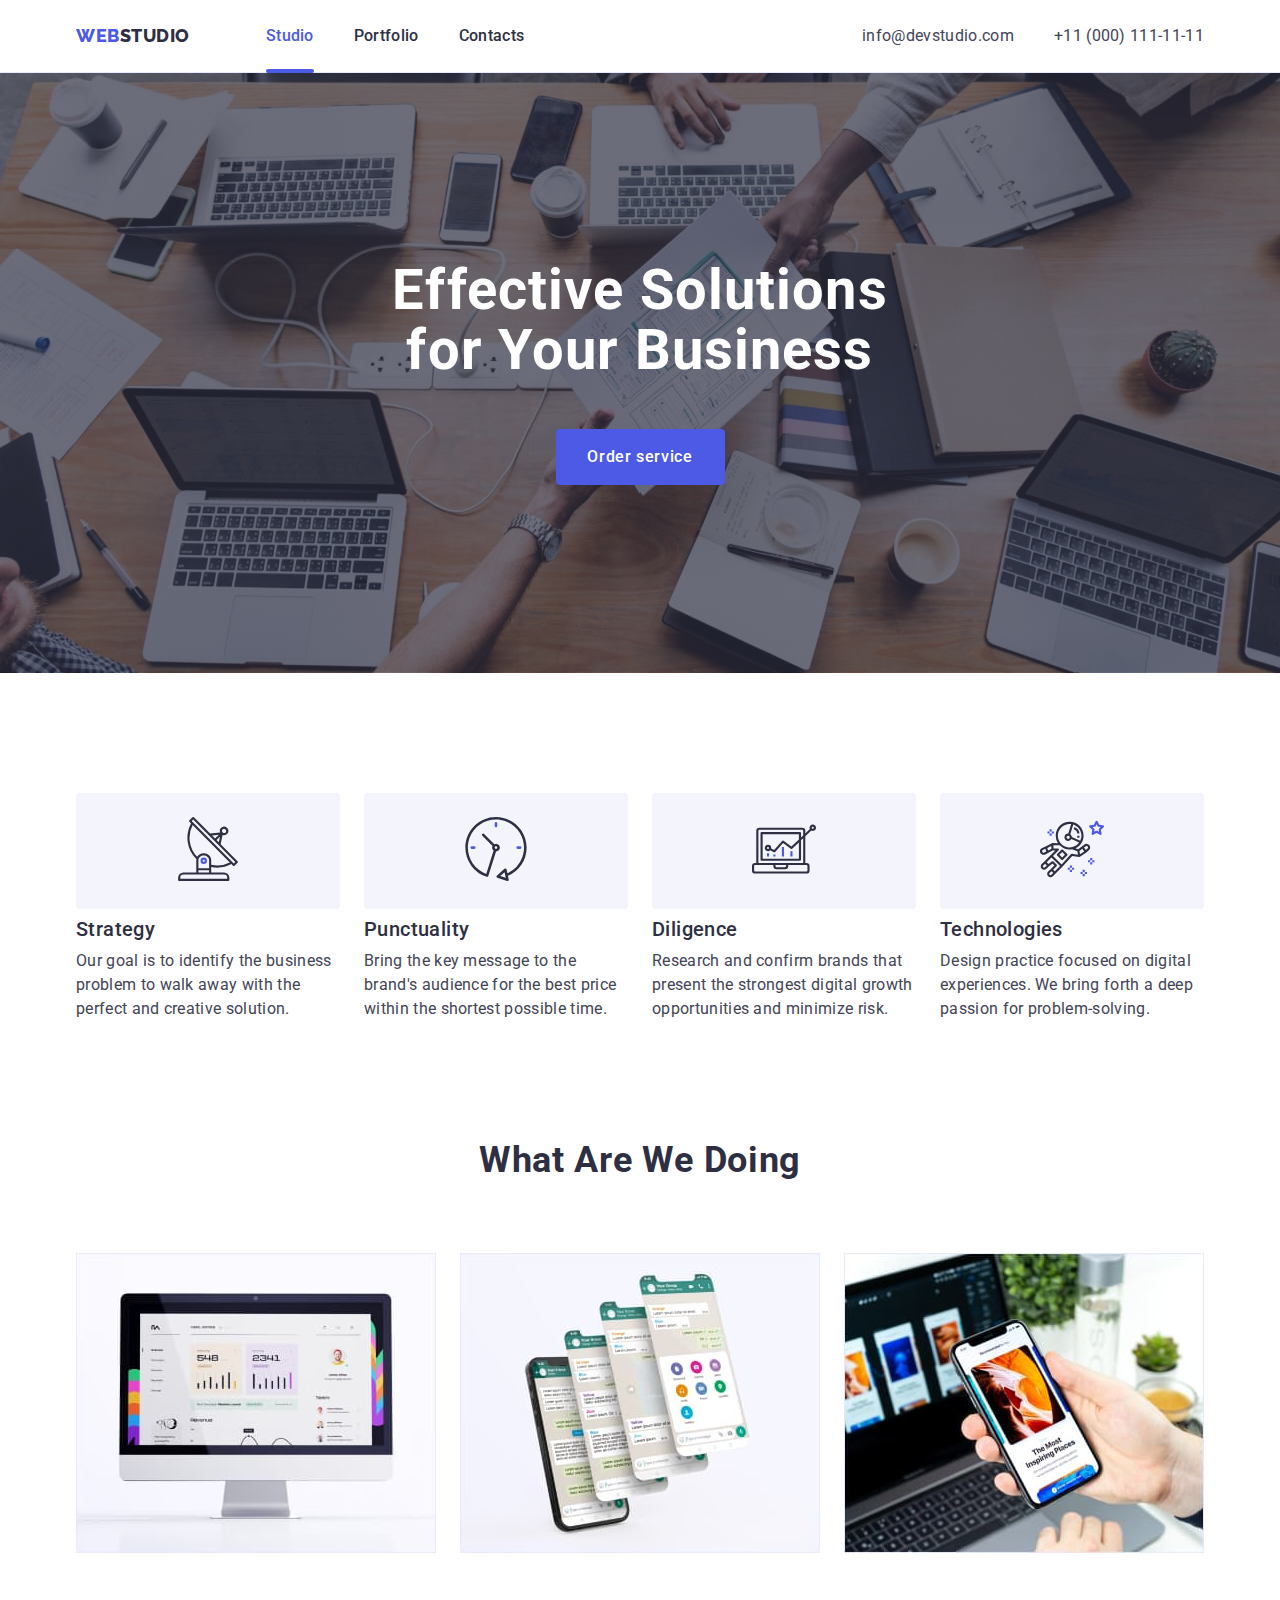
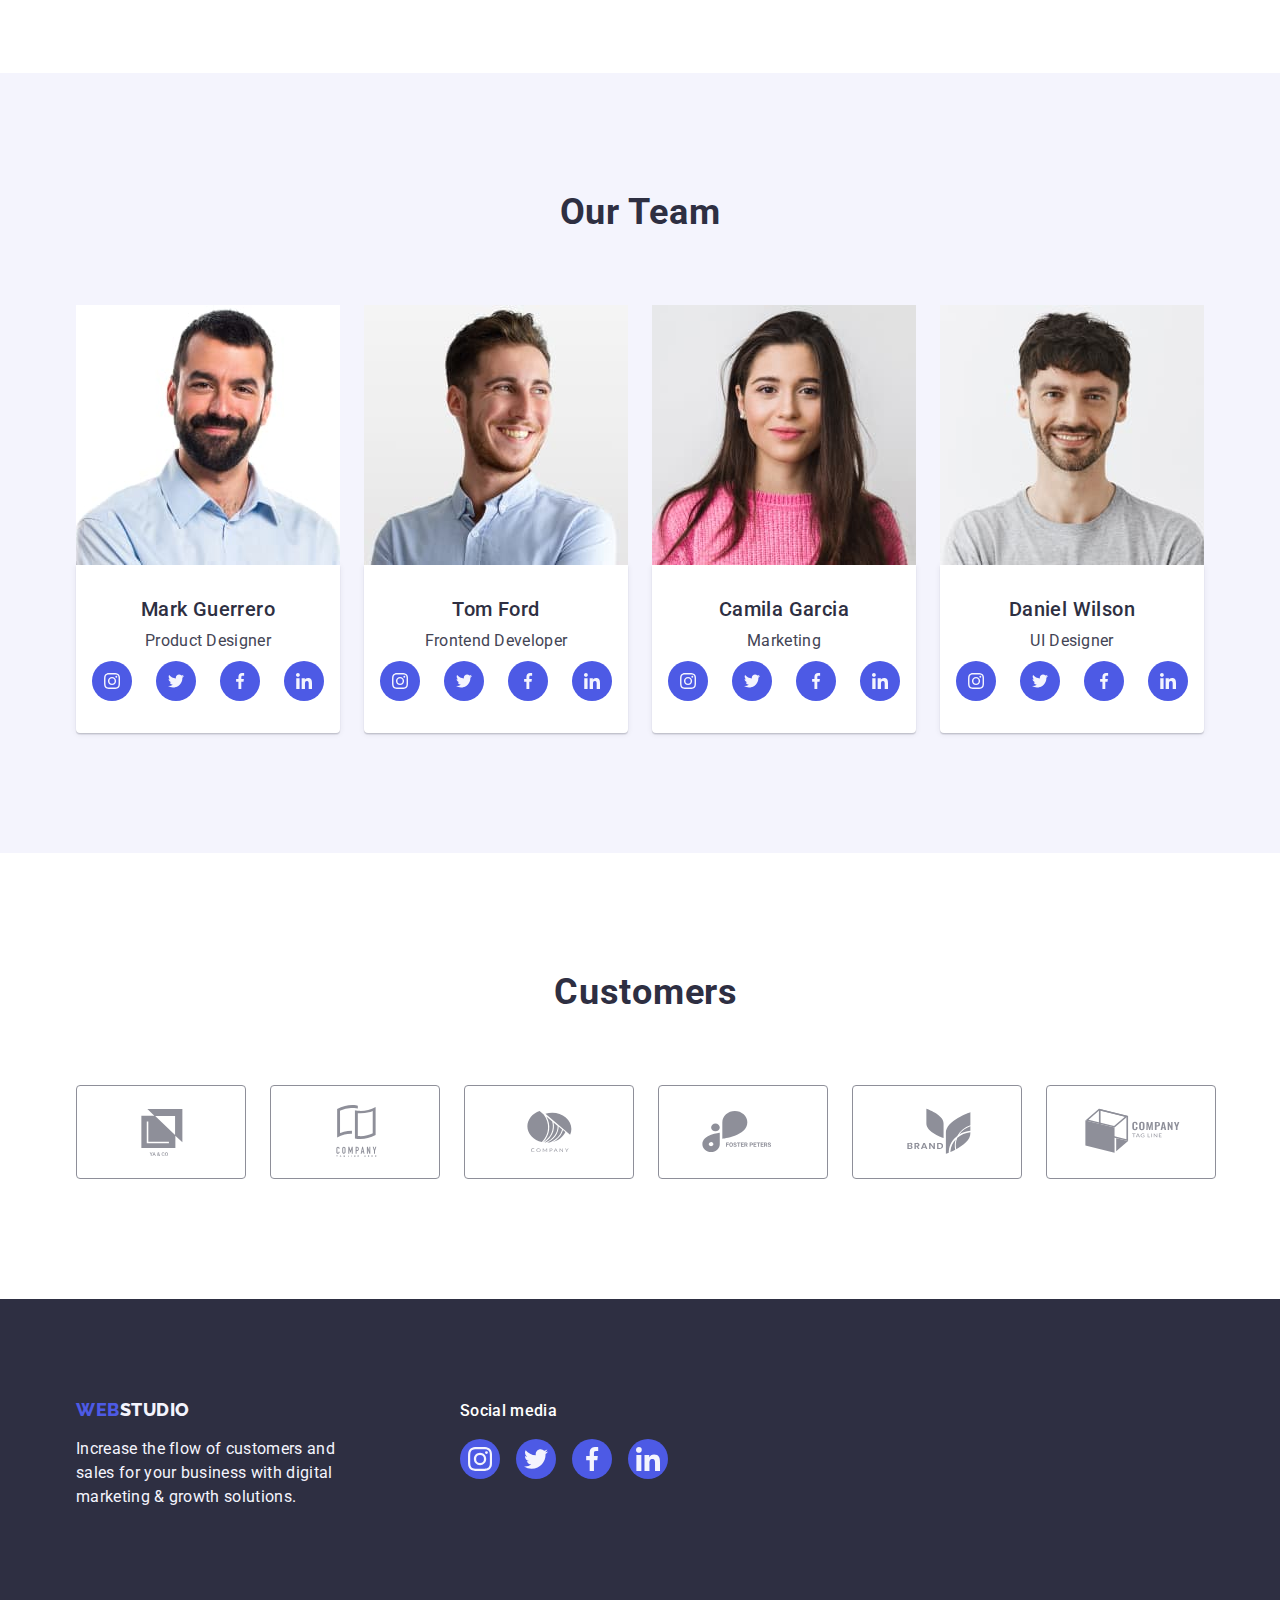
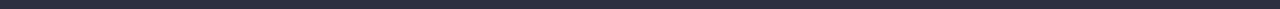
<file: index.html>
<!DOCTYPE html>
<html lang="en">
<head>
 <meta charset="utf-8">
 <meta name="viewbox" content="width=device-width, initial-scale=1.0">
 <title>Web Studio-Main Page</title>
 <link href="https://cdn.jsdelivr.net/npm/modern-normalize@2.0.0/modern-normalize.min.css" rel="stylesheet">
 <link rel="stylesheet" href="css/styles.css">
 <link rel="preconnect" href="https://fonts.googleapis.com">
 <link rel="preconnect" href="https://fonts.gstatic.com" crossorigin>
 <link href="https://fonts.googleapis.com/css2?family=Raleway:wght@800&family=Roboto:wght@400;500;700;900&display=swap" rel="stylesheet">

</head>

<body>
 <header class="header-border">
  <div class="container">
   <nav class="nav-header">
    <a href="./" rel="noreferrer noopener" class="logo"><span class="logo-web-font">web</span><span class="logo-studio-font">studio</span></a>
    <ul class="nav-menu">
     <li>
      <a href="./index.html" rel="noreferrer noopener" class="nav-menu-active">Studio</a>
     </li>
     <li>
      <a href="./portfolio.html" rel="noreferrer noopener" class="nav-menu-item">Portfolio</a>
     </li>
     <li>
      <a href="/contacts" target="_blank" rel="noreferrer noopener" class="nav-menu-item">Contacts</a>
     </li>
    </ul>
   </nav>
   <address>
    <ul class="address-list">
     <li>
      <a class="text-contacts" href="mailto:info@devstudio.com" target="_blank" rel="noreferrer noopener">info@devstudio.com</a>
     </li>
     <li>
      <a class="text-contacts" href="tel:+110001111111" target="_blank" rel="noreferrer noopener">+11 (000) 111-11-11</a>
     </li>
    </ul>
   </address>
  </div>
 </header>

 <main>
  <section class="h1-section">
   <div class="container">
    <div class="column-container">
     <h1 class="text-h1-first">
      Effective Solutions
      for Your Business
     </h1>
     <button type="button" class="button-order-service" data-modal-open>Order service</button>
     <div class="modal is-hidden" data-modal>
      <div class="modal-body">
        <button class="modal-button" data-modal-close>
          <svg class="icon-modal-close" width="8" height="8">
            <use href="./images/icons.svg#icon-modal-close"></use>
          </svg>
        </button>
      </div>
     </div>
    </div>
   </div>
  </section>


  <section class="company-values">
   <div class="container">
    <h2 class="visually-hidden"></h2>
    <ul class="company-values-list">
     <li class="company-values-list-element">
      <div class="icon-wrapper-company-values">
        <svg class="icon" width="64" height="64" viewbox="0 0 64 64">
          <use href="./images/icons.svg#icon-antenna-1"></use>
         </svg>
      </div>
      <h3 class="text-h3">Strategy</h3>
      <p class="text-body">
      Our goal is to identify the business
      problem to walk away with the 
      perfect and creative solution.
      </p>
     </li>
     <li class="company-values-list-element">
      <div class="icon-wrapper-company-values">
       <svg width="64" height="64" viewbox="0 0 64 64">
        <use href="./images/icons.svg#icon-clock-1"></use>
       </svg>
      </div>
      <h3 class="text-h3">Punctuality</h3>
      <p class="text-body">
      Bring the key message to the 
      brand's audience for the best price 
      within the shortest possible time.
      </p>
     </li>
     <li class="company-values-list-element">
      <div class="icon-wrapper-company-values">
       <svg width="64" height="64" viewbox="0 0 64 64">
        <use href="./images/icons.svg#icon-diagram-1"></use>
       </svg>
      </div>
      <h3 class="text-h3">Diligence</h3>
      <p class="text-body">
      Research and confirm brands that 
      present the strongest digital growth 
      opportunities and minimize risk.
      </p> 
     </li>
     <li class="company-values-list-element">
      <div class="icon-wrapper-company-values">
       <svg width="64" height="64" viewbox="0 0 64 64">
        <use href="./images/icons.svg#icon-astronaut-1"></use>
       </svg>
      </div>
      <h3 class="text-h3">Technologies</h3>
      <p class="text-body">
      Design practice focused on digital 
      experiences. We bring forth a deep 
      passion for problem-solving.
      </p>
     </li>
    </ul>
   </div>
  </section>
  <section class="company-activities">
   <div class="container">
    <div class="column-container">
     <h2 class="text-h2">What Are We Doing</h2>
     <ul class="company-activities-list">    
      <li class="company-activities-element">
       <img src="images/hw-01/laptop.jpg" alt="monitor with active webpage" width="360" height="300" />
      </li>
      <li class="company-activities-element">
       <img src="images/hw-01/jumpingscreen.jpg" alt="three screens with opened whatsapp jumping out of smartphone" width="360" height="300" />
      </li>
      <li class="company-activities-element">
       <img src="images/hw-01/smartphonehand.jpg" alt="hand holding smathphone with opened article against the background of laptop, bottle of water, plants and cup of coffee" width="360" height="300" />
      </li>
     </ul>
    </div>
   </div>
  </section>
  <section class="our-team-section">
   <div class="container">
    <div class="column-container">
     <h2 class="text-h2">Our Team</h2>
     <ul class="our-team-list">
      <li class="our-team-list-element">
       <img src="images/hw-01/beardedman.jpg" alt="elegant smiling bearded brunette man" width="264" height="260" />
       <div class="worker-wrapper">
        <h3 class="text-h3-center">Mark Guerrero</h3>
        <p class="text-body-center">Product Designer</p>
        <div class="icon-wrapper-our-team">
          <div class="circle">
            <svg width="16" height="16" viewbox="0 0 16 16" class="icon-our-team">
              <use href="./images/icons.svg#icon-instagram-2-1"></use>
            </svg>
          </div>
          <div class="circle">
            <svg width="16" height="16" viewbox="0 0 16 16" class="icon-our-team">
              <use href="./images/icons.svg#icon-twitter-1-1"></use>
             </svg>
          </div>
          <div class="circle">
            <svg width="16" height="16" viewbox="0 0 16 16" class="icon-our-team">
              <use href="./images/icons.svg#icon-facebook-1-1"></use>
             </svg>
          </div>
          <div class="circle">
            <svg width="16" height="16" viewbox="0 0 16 16" class="icon-our-team">
              <use href="./images/icons.svg#icon-linkedin-1-1"></use>
             </svg>
          </div>
        </div>
       </div>
      </li>
      <li class="our-team-list-element">
       <img src="images/hw-01/smiley.jpg" alt="happy elegant young man looking left" width="264" height="260" />
       <div class="worker-wrapper">
        <h3 class="text-h3-center">Tom Ford</h3>
        <p class="text-body-center">Frontend Developer</p>
        <div class="icon-wrapper-our-team">
          <div class="circle">
            <svg width="16" height="16" viewbox="0 0 16 16" class="icon-our-team">
              <use href="./images/icons.svg#icon-instagram-2-1"></use>
            </svg>
          </div>
          <div class="circle">
            <svg width="16" height="16" viewbox="0 0 16 16" class="icon-our-team">
              <use href="./images/icons.svg#icon-twitter-1-1"></use>
             </svg>
          </div>
          <div class="circle">
            <svg width="16" height="16" viewbox="0 0 16 16" class="icon-our-team">
              <use href="./images/icons.svg#icon-facebook-1-1"></use>
             </svg>
          </div>
          <div class="circle">
            <svg width="16" height="16" viewbox="0 0 16 16" class="icon-our-team">
              <use href="./images/icons.svg#icon-linkedin-1-1"></use>
             </svg>
          </div>
        </div>
       </div>
      </li>
      <li class="our-team-list-element">
       <img src="images/hw-01/pinkgirl.jpg" alt="smiling young girl with long brown hair wearing pink sweater" width="264" height="260" />
       <div class="worker-wrapper">
        <h3 class="text-h3-center">Camila Garcia</h3>
        <p class="text-body-center">Marketing</p>
        <div class="icon-wrapper-our-team">
          <div class="circle">
            <svg width="16" height="16" viewbox="0 0 16 16" class="icon-our-team">
              <use href="./images/icons.svg#icon-instagram-2-1"></use>
            </svg>
          </div>
          <div class="circle">
            <svg width="16" height="16" viewbox="0 0 16 16" class="icon-our-team">
              <use href="./images/icons.svg#icon-twitter-1-1"></use>
             </svg>
          </div>
          <div class="circle">
            <svg width="16" height="16" viewbox="0 0 16 16" class="icon-our-team">
              <use href="./images/icons.svg#icon-facebook-1-1"></use>
             </svg>
          </div>
          <div class="circle">
            <svg width="16" height="16" viewbox="0 0 16 16" class="icon-our-team">
              <use href="./images/icons.svg#icon-linkedin-1-1"></use>
             </svg>
          </div>
        </div>
       </div>
      </li>
      <li class="our-team-list-element">
       <img src="images/hw-01/beardedboy.jpg" alt="happy casually dressed young brunette bearded man" width="264" height="260" />
       <div class="worker-wrapper">
        <h3 class="text-h3-center">Daniel Wilson</h3>
        <p class="text-body-center">UI Designer</p>
        <div class="icon-wrapper-our-team">
          <div class="circle">
            <svg width="16" height="16" viewbox="0 0 16 16" class="icon-our-team">
              <use href="./images/icons.svg#icon-instagram-2-1"></use>
            </svg>
          </div>
          <div class="circle">
            <svg width="16" height="16" viewbox="0 0 16 16" class="icon-our-team">
              <use href="./images/icons.svg#icon-twitter-1-1"></use>
             </svg>
          </div>
          <div class="circle">
            <svg width="16" height="16" viewbox="0 0 16 16" class="icon-our-team">
              <use href="./images/icons.svg#icon-facebook-1-1"></use>
             </svg>
          </div>
          <div class="circle">
            <svg width="16" height="16" viewbox="0 0 16 16" class="icon-our-team">
              <use href="./images/icons.svg#icon-linkedin-1-1"></use>
             </svg>
          </div>
        </div>
       </div>
      </li>
     </ul>
    </div>
   </div>
  </section>
  <section class="customers">
   <div class="container">
    <div class="column-container">
     <h2 class="text-h2">Customers</h2>
     <ul class="customers-list">
      <li class="customers-list-element">
       <svg class="customers-icon" width="104" height="56" viewbox="0 0 104 56">
        <use href="./images/icons.svg#icon-Logo"></use>
       </svg>
      </li>
      <li class="customers-list-element">
       <svg class="customers-icon" width="104" height="56" viewbox="0 0 104 56">
        <use href="./images/icons.svg#icon-Logo-1"></use>
       </svg>
      </li>
      <li class="customers-list-element">
       <svg class="customers-icon" width="104" height="56" viewbox="0 0 104 56">
        <use href="./images/icons.svg#icon-Logo-2"></use>
       </svg>
      </li>
      <li class="customers-list-element">
       <svg class="customers-icon" width="104" height="56" viewbox="0 0 104 56">
        <use href="./images/icons.svg#icon-Logo-3"></use>
       </svg>
      </li>
      <li class="customers-list-element">
       <svg class="customers-icon" width="104" height="56" viewbox="0 0 104 56">
        <use href="./images/icons.svg#icon-Logo-4"></use>
       </svg>
      </li>
      <li class="customers-list-element">
       <svg class="customers-icon" width="104" height="56" viewbox="0 0 104 56">
        <use href="./images/icons.svg#icon-Logo-5"></use>
       </svg>
      </li>
     </ul>
    </div>
   </div>
  </section>
 </main>

 <footer class="footer-section">
   <div class="container-footer">
    <div class="column-container-footer">
     <a href="./" rel="noreferrer noopener" class="logo-footer"><span class="logo-web-font">web</span><span class="logo-studio-font-bright">studio</span></a>
     <p class="footer-text">
      Increase the flow of customers and 
      sales for your business with digital 
      marketing & growth solutions.
     </p>
    </div>
    <div class="column-container-footer">
     <p class="social-footer-font">Social media</p>
     <div class="wrapper-social-footer-icon">
      <ul>
       <li class="social-footer-icon-element">
        <div class="circle-footer">
          <svg class="icon-footer" width="24" height="24" viewbox="0 0 24 24">
           <use href="./images/icons.svg#icon-instagram-2-1"></use>
          </svg>
        </div>
       </li>
       <li class="social-footer-icon-element">
        <div class="circle-footer">
          <svg class="icon-footer" width="24" height="24" viewbox="0 0 24 24">
           <use href="./images/icons.svg#icon-twitter-1-1"></use>
          </svg>
        </div>
       </li>
       <li class="social-footer-icon-element">
        <div class="circle-footer">
          <svg class="icon-footer" width="24" height="24" viewbox="0 0 24 24">
           <use href="./images/icons.svg#icon-facebook-1-1"></use>
          </svg>
        </div>
       </li>
       <li class="social-footer-icon-element">
        <div class="circle-footer">
          <svg class="icon-footer" width="24" height="24" viewbox="0 0 24 24">
           <use href="./images/icons.svg#icon-linkedin-1-1"></use>
          </svg>
        </div>
       </li>
      </ul>
     </div>
    </div>
   </div>
 </footer>
 
 <script src="./js/modal.js"></script>
</body>
</html>
</file>
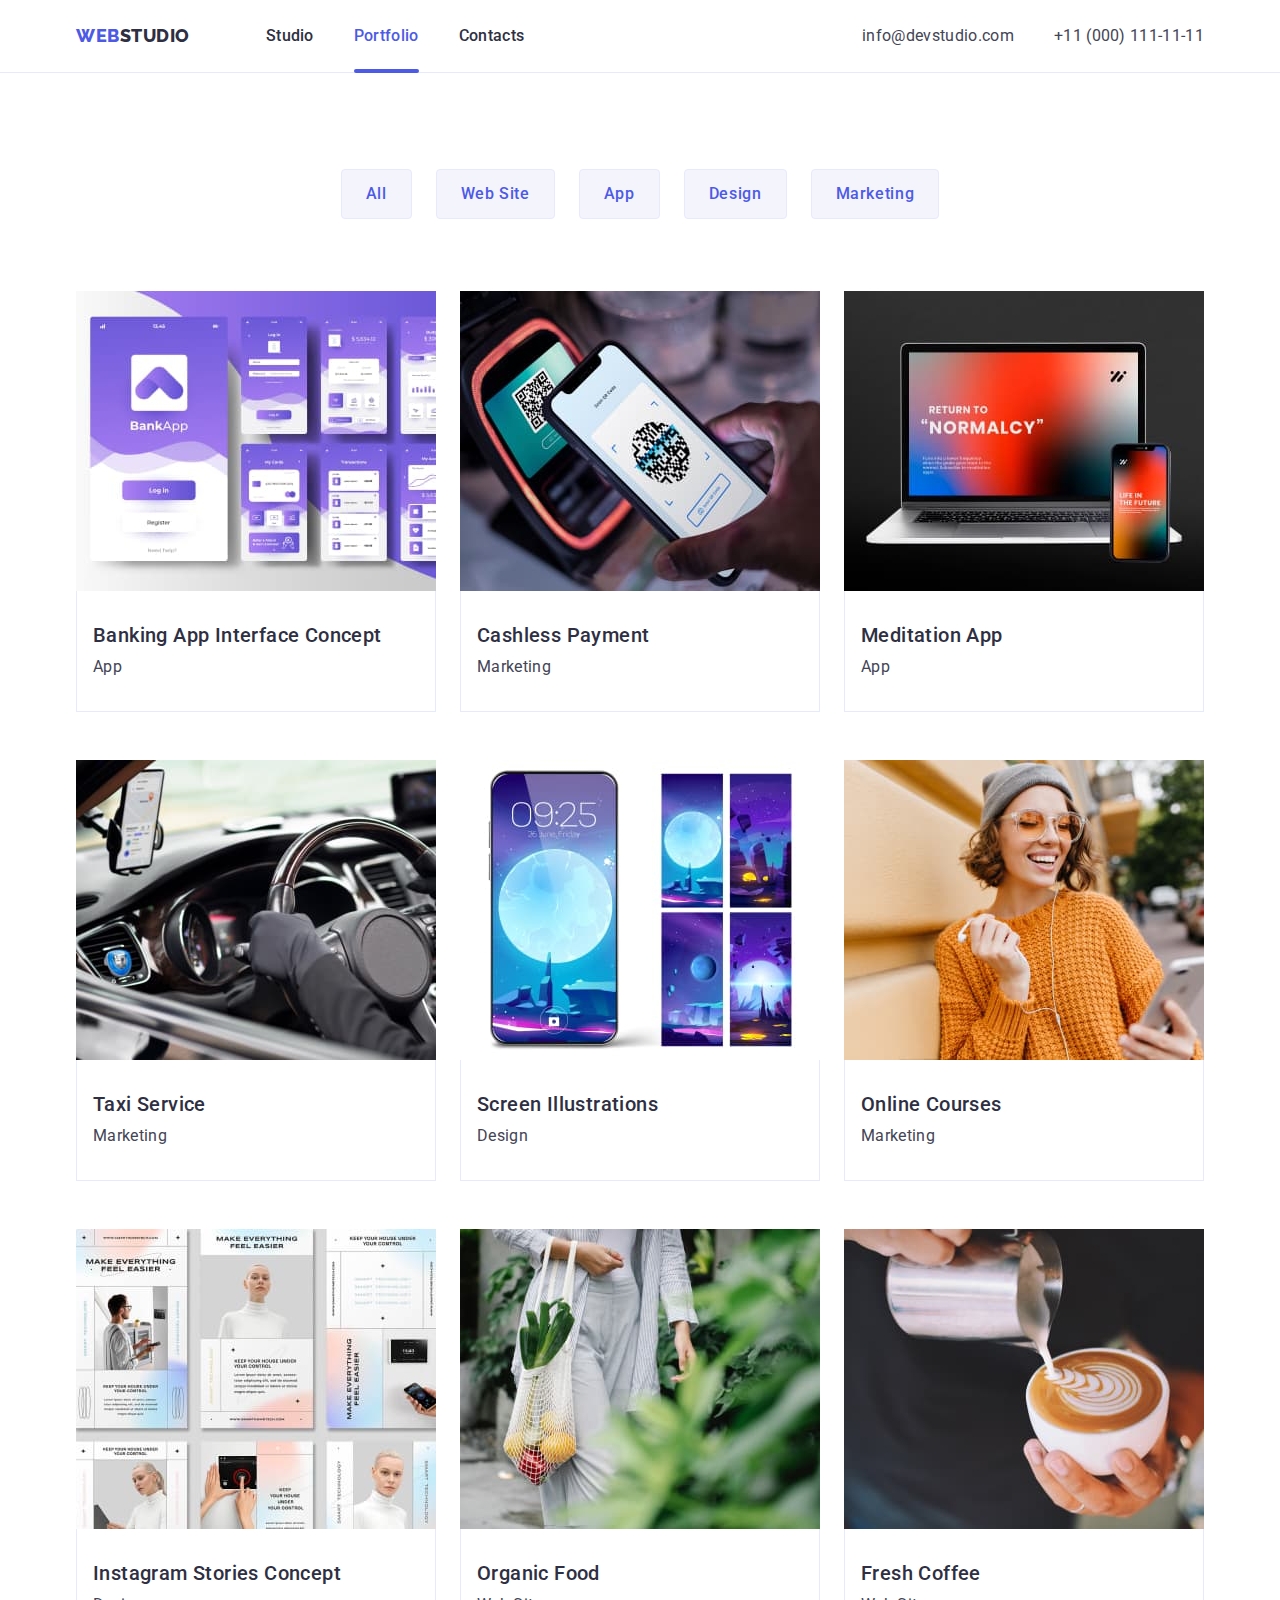
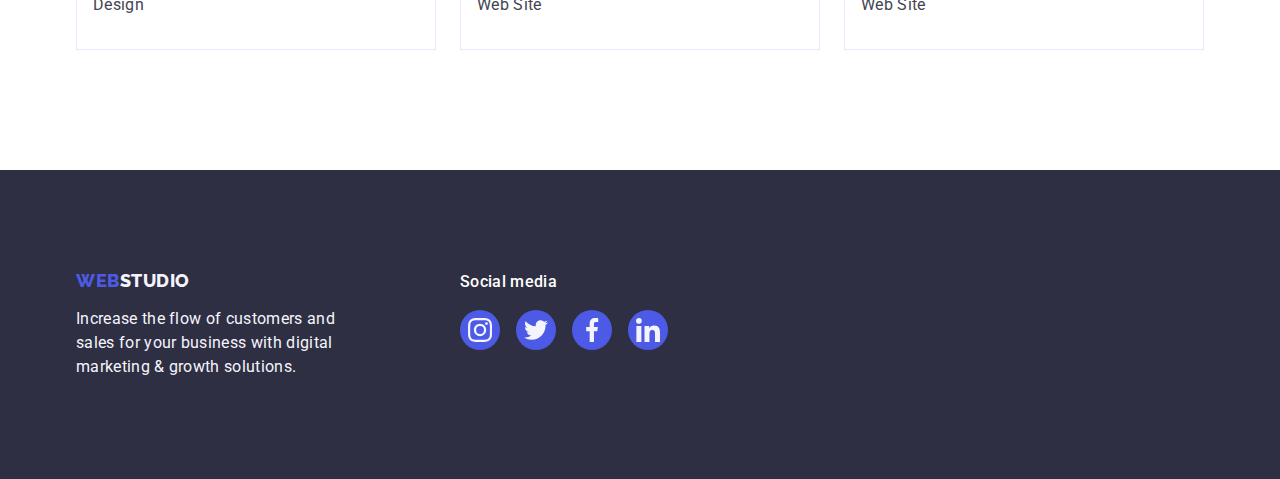
<file: portfolio.html>
<!DOCTYPE html>
<html lang="en">
<head>
 <meta charset="UTF-8">
 <meta name="viewport" content="width=device-width, initial-scale=1.0">
 <title>Web Studio-Main Page</title>
 <link href="https://cdn.jsdelivr.net/npm/modern-normalize@2.0.0/modern-normalize.min.css" rel="stylesheet">
 <link rel="stylesheet" href="css/styles.css">
 <link rel="preconnect" href="https://fonts.googleapis.com">
 <link rel="preconnect" href="https://fonts.gstatic.com" crossorigin>
 <link href="https://fonts.googleapis.com/css2?family=Raleway:wght@800&family=Roboto:wght@400;500;700;900&display=swap" rel="stylesheet">

</head>
<body>

 <header class="header-border">
  <div class="container">
   <nav class="nav-header">
    <a href="./" rel="noreferrer noopener" class="logo"><span class="logo-web-font">web</span><span class="logo-studio-font">studio</span></a>
    <ul class="nav-menu">
     <li>
      <a href="./index.html" rel="noreferrer noopener" class="nav-menu-item">Studio</a>
     </li>
     <li>
      <a href="./portfolio.html" rel="noreferrer noopener" class="nav-menu-active">Portfolio</a>
     </li>
     <li>
      <a href="/contacts" target="_blank" rel="noreferrer noopener" class="nav-menu-item">Contacts</a>
     </li>
    </ul>
   </nav>
   <address>
    <ul class="address-list">
     <li>
      <a class="text-contacts" href="mailto:info@devstudio.com" target="_blank" rel="noreferrer noopener">info@devstudio.com</a>
     </li>
     <li>
      <a class="text-contacts" href="tel:+110001111111" target="_blank" rel="noreferrer noopener">+11 (000) 111-11-11</a>
     </li>
    </ul>
   </address>
  </div>
 </header>



 <main>
  <section class="portfolio-main">
   <div class="container">
    <div class="column-container">
     <h1 class="visually-hidden"></h1>
     <ul class="portfolio-button-list">
      <li>
       <button type="button" class="button-cloud">All</button>
      </li>
      <li>
       <button type="button" class="button-cloud">Web Site</button>
      </li>
      <li>
       <button type="button" class="button-cloud">App</button>
      </li>
      <li>
       <button type="button" class="button-cloud">Design</button>
      </li>
      <li>
       <button type="button" class="button-cloud">Marketing</button>
      </li>
     </ul>
     <ul class="portfolio-app-list">
      <li>
       <a href="#" class="link">
        <div class="card-description-wrapper">
          <img src="images/hw-02/bankingapp.jpg" alt="Picture of banking app interface" width="360" height="300" />
          <figcaption class="portfolio-card-description">14 Stylish and User-Friendly App Design Concepts · Task Manager App · Calorie Tracker App · Exotic Fruit Ecommerce App · Cloud Storage App</figcaption>
        </div>
        <div class="app-wrapper">
         <h3 class="text-h3">Banking App Interface Concept</h3>
         <p class="text-body">App</p>
        </div>
       </a>
      </li>
      <li>
       <a href="#" class="link">
        <div class="card-description-wrapper">
          <img src="images/hw-02/cashless.jpg" alt="Hand holding smartphone and paying cashless by it" width="360" height="300" />
          <figcaption class="portfolio-card-description">14 Stylish and User-Friendly App Design Concepts · Task Manager App · Calorie Tracker App · Exotic Fruit Ecommerce App · Cloud Storage App</figcaption>
        </div>
        <div class="app-wrapper">
         <h3 class="text-h3">Cashless Payment</h3>
         <p class="text-body">Marketing</p>
        </div>
       </a>
      </li>
      <li>
       <a href="#" class="link">
        <div class="card-description-wrapper">
          <img src="images/hw-02/redscreen.jpg" alt="Laptop and smartphone with the inscription[Return to 'normalcy']" width="360" height="300" />
          <figcaption class="portfolio-card-description">14 Stylish and User-Friendly App Design Concepts · Task Manager App · Calorie Tracker App · Exotic Fruit Ecommerce App · Cloud Storage App</figcaption>
        </div>
       
        <div class="app-wrapper">
         <h3 class="text-h3">Meditation App</h3>
         <p class="text-body">App</p>
        </div>
       </a>
      </li>
      <li>
       <a href="#" class="link" >
        <div class="card-description-wrapper">
          <img src="images/hw-02/taxidriver.jpg" alt="Driver in a car" width="360" height="300" />
          <figcaption class="portfolio-card-description">14 Stylish and User-Friendly App Design Concepts · Task Manager App · Calorie Tracker App · Exotic Fruit Ecommerce App · Cloud Storage App</figcaption>
        </div>
        
        <div class="app-wrapper">
         <h3 class="text-h3">Taxi Service</h3>
         <p class="text-body">Marketing</p>
        </div>
       </a>
      </li>
      <li>
       <a href="#" class="link">
        <div class="card-description-wrapper">
          <img src="images/hw-02/moonlayout.jpg" alt="Smartphone with illustration of the night moon on screen" width="360" height="300" />
          <figcaption class="portfolio-card-description">14 Stylish and User-Friendly App Design Concepts · Task Manager App · Calorie Tracker App · Exotic Fruit Ecommerce App · Cloud Storage App</figcaption>
        </div>
        
        <div class="app-wrapper">
         <h3 class="text-h3">Screen Illustrations</h3>
         <p class="text-body">Design</p>
        </div>
       </a>
      </li>
      <li>
       <a href="#" class="link">
        <div class="card-description-wrapper">
          <img src="images/hw-02/sunglassesgirl.jpg" alt="Smiling girl with sunglasses looking at her phone" width="360" height="300" />
          <figcaption class="portfolio-card-description">14 Stylish and User-Friendly App Design Concepts · Task Manager App · Calorie Tracker App · Exotic Fruit Ecommerce App · Cloud Storage App</figcaption>
        </div>
        
        <div class="app-wrapper">
         <h3 class="text-h3">Online Courses</h3>
         <p class="text-body">Marketing</p>
        </div>
       </a>
      </li>
      <li>
       <a href="#" class="link">
        <div class="card-description-wrapper">
          <img src="images/hw-02/instagram.jpg" alt="Several different layouts of instagram post" width="360" height="300" />
          <figcaption class="portfolio-card-description">14 Stylish and User-Friendly App Design Concepts · Task Manager App · Calorie Tracker App · Exotic Fruit Ecommerce App · Cloud Storage App</figcaption>
        </div>
        
        <div class="app-wrapper">
         <h3 class="text-h3">Instagram Stories Concept</h3>
         <p class="text-body">Design</p>
        </div>
       </a>
      </li>
      <li>
       <a href="#" class="link">
        <div class="card-description-wrapper">
          <img src="images/hw-02/womanwithgroceries.jpg" alt="Woman holding a bag with groceries" width="360" height="300" />
          <figcaption class="portfolio-card-description">14 Stylish and User-Friendly App Design Concepts · Task Manager App · Calorie Tracker App · Exotic Fruit Ecommerce App · Cloud Storage App</figcaption>
        </div>
        
        <div class="app-wrapper">
         <h3 class="text-h3">Organic Food</h3>
         <p class="text-body">Web Site</p>
        </div>
       </a>
      </li>
      <li>
       <a href="#" class="link">
        <div class="card-description-wrapper">
          <img src="images/hw-02/baristapouringmilk.jpg" alt="Barista pouring foamed milk into fancy coffee" width="360" height="300" />
          <figcaption class="portfolio-card-description">14 Stylish and User-Friendly App Design Concepts · Task Manager App · Calorie Tracker App · Exotic Fruit Ecommerce App · Cloud Storage App</figcaption>
        </div>
        
        <div class="app-wrapper">
         <h3 class="text-h3">Fresh Coffee</h3>
         <p class="text-body">Web Site</p> 
        </div>
       </a>
      </li>
     </ul>
    </div>
   </div>
  </section>
 </main>

 <footer class="footer-section">
  <div class="container-footer">
   <div class="column-container-footer">
    <a href="./" rel="noreferrer noopener" class="logo-footer"><span class="logo-web-font">web</span><span class="logo-studio-font-bright">studio</span></a>
    <p class="footer-text">
     Increase the flow of customers and 
     sales for your business with digital 
     marketing & growth solutions.
    </p>
   </div>
   <div class="column-container-footer">
    <p class="social-footer-font">Social media</p>
    <div class="wrapper-social-footer-icon">
     <ul>
      <li class="social-footer-icon-element">
       <div class="circle-footer">
         <svg class="icon-footer" width="24" height="24" viewbox="0 0 24 24">
          <use href="./images/icons.svg#icon-instagram-2-1"></use>
         </svg>
       </div>
      </li>
      <li class="social-footer-icon-element">
       <div class="circle-footer">
         <svg class="icon-footer" width="24" height="24" viewbox="0 0 24 24">
          <use href="./images/icons.svg#icon-twitter-1-1"></use>
         </svg>
       </div>
      </li>
      <li class="social-footer-icon-element">
       <div class="circle-footer">
         <svg class="icon-footer" width="24" height="24" viewbox="0 0 24 24">
          <use href="./images/icons.svg#icon-facebook-1-1"></use>
         </svg>
       </div>
      </li>
      <li class="social-footer-icon-element">
       <div class="circle-footer">
         <svg class="icon-footer" width="24" height="24" viewbox="0 0 24 24">
          <use href="./images/icons.svg#icon-linkedin-1-1"></use>
         </svg>
       </div>
      </li>
     </ul>
    </div>
   </div>
  </div>
 </footer>
</body>
</html>
</file>
<file: css/styles.css>
*,
*::before,
*::after {
 box-sizing: border-box;
}

img {
 display: block;
}

p {
 text-decoration: none;
}

h1,
h2,
h3,
h4 {
 text-decoration: none;
}

ul {
 list-style: none;
}


dl {
 list-style: none;
}

:root {
 --color-heading-primary: #2E2F42;
 --color-contrast-bright: #F4F4FD;
 --color-contrast-dark: #4D5AE5;
 --color-contrast-brighter: #FFF;
 --color-active: #404BBF;
 --color-font-main: #434455;
 --color-border: #E7E9FC;
 --color-shadow: #2E2F42B2;
 --color-border-dark: #8E8F99;
 --color-active-footer: #31D0AA;
 --color-modal-window: #FCFCFC;
 --color-background-modal: rgba(46, 47, 66, 0.40);
 --transition-variable: 250ms cubic-bezier(0.4, 0, 0.2, 1);
}

body {
 font-family: Roboto, sans-serif;
 font-style: normal;
 color: var(--color-font-main);
}

.link {
 text-decoration: none;
}

.text-body {
 color: var(--color-font-main);
 font-size: 16px;
 line-height: 1.5;
 letter-spacing: 0.32px;
 margin: 0;
}

.text-h2 {
 color: var(--color-heading-primary);
 text-align: center;
 font-size: 36px;
 line-height: 1.11;
 letter-spacing: 0.72px;
 text-transform: capitalize;
 margin: 0 0 72px;
}


.text-h3 {
 color: var(--color-heading-primary);
 font-size: 20px;
 font-weight: 500;
 line-height: 1.2;
 letter-spacing: 0.4px;
 margin: 0 0 8px;
}

.container {
 display: flex;
 width: 1158px;
 padding: 0 15px;
 margin: 0 auto;
 justify-content: space-between;
}

.container-footer {
  display: flex;
  width: 1158px;
  padding: 0 15px;
  margin: 0 auto;
  gap: 120px;
 }

.column-container {
 flex-direction: column;
 margin: 0;
 margin: auto;
}

.column-container-footer {
 flex-direction: column;
 margin: 0;
 gap: 16px;
}


.header-border {
 border-bottom: 1px solid var(--color-border);
}

.nav-header {
 display: flex;
 align-items: center;
}

.logo {
 display: inline-block;
 margin-right: 76px;
 text-decoration: none;
}



.logo-web-font {
 color: var(--color-contrast-dark);
 font-family: Raleway;
 font-size: 18px;
 font-weight: 800;
 line-height: 1.17;
 letter-spacing: 0.54px;
 text-transform: uppercase;
}

.logo-studio-font-bright {
 color: var(--color-contrast-bright);
 font-family: Raleway;
 font-size: 18px;
 font-weight: 800;
 line-height: 1.17;
 letter-spacing: 0.54px;
 text-transform: uppercase;
}

.logo-studio-font {
 color: var(--color-heading-primary);
 font-family: Raleway;
 font-size: 18px;
 font-weight: 800;
 line-height: 1.17;
 letter-spacing: 0.54px;
 text-transform: uppercase;
}

.nav-menu {
 color: var(--color-heading-primary);
 font-size: 16px;
 font-weight: 500;
 line-height: 1.5;
 letter-spacing: 0.32px;
 text-decoration: none;
 display: flex;
 gap: 40px;
 padding: 24px 0;
 margin: 0;
}

.nav-menu-active {
  position: relative;
  color: var(--color-contrast-dark);
  padding: 24px 0;
  text-decoration: none;
}

.nav-menu-active::after {
  content:"";
  position: absolute;
  background: var(--color-contrast-dark);
  width: 100%;
  height: 4px;
  border-radius: 2px;
  inset: 100% 0;
}

.nav-menu-item:hover,
.nav-menu-item:focus {
 color: var(--color-active);
 transition: var(--transition-variable);
}


.nav-menu-item {
 color: var(--color-heading-primary);
 padding: 24px 0;
 text-decoration: none;
}

.address-list {
 display: flex;
 gap: 40px;
 margin: 0;
 padding: 24px 0;
}

.text-contacts {
 color: var(--color-font-main);
 font-size: 16px;
 line-height: 1.5;
 letter-spacing: 0.32px;
 font-style: normal;
 text-decoration: none;
}

.text-contacts:hover,
.text-contacts:focus {
 color: var(--color-active);
 transition: var(--transition-variable);
}


.social-footer-font {
font-family: Roboto;
font-size: 16px;
font-weight: 500;
line-height: 1.5;
letter-spacing: 0.32px;
color: var(--color-contrast-brighter);
margin: 0;
padding-bottom: 16px;
}







.h1-section {
 background-color: var(--color-heading-primary);
 background-image: linear-gradient(rgba(46, 47, 66, 0.70), rgba(46, 47, 66, 0.70)), url(../images/people-office.jpg);
 background-repeat: no-repeat;
 background-position: center;
 padding: 188px 0;
}

.icon-wrapper-company-values {
  border-radius: 4px;
  background: var(--color-contrast-bright);
  padding: 24px 100px;
  margin-bottom: 8px;
 }

.text-h1-first {
 color: var(--color-contrast-brighter);
 text-align: center;
 font-size: 56px;
 line-height: 1.07;
 letter-spacing: 1.12px;
 max-width: 496px;
 margin: 0 0 48px;
}

.button-order-service {
 color: var(--color-contrast-brighter);
 background-color: var(--color-contrast-dark);
 font-size: 16px;
 font-weight: 500;
 line-height: 1.5;
 letter-spacing: 0.64px;
 cursor: pointer;
 display: block;
 min-width: 169px;
 height: 56px;
 border: none;
 border-radius: 4px;
 margin: auto;
}

.button-order-service:hover,
.button-order-service:focus {
 background-color: var(--color-active);
 transition: var(--transition-variable);
}







.company-values {
 padding: 120px 0;
}

.company-values-list {
 display: flex;
 gap: 24px;
 padding-left: 0;
 margin: 0;
}

.company-values-list-element {
 width: calc((100% - 72px)/4)
}


.company-activities {
 padding-bottom: 120px;
}

.company-activities-list {
 display: flex;
 gap: 24px;
 margin: 0;
 padding-left: 0;
}

.company-activities-element {
 width: calc((100% - 48px)/3)
}





.our-team-section {
 background-color: var(--color-contrast-bright);
 padding: 120px 0;
}

.our-team-list {
 display: flex;
 gap: 24px;
 padding-left: 0;
 margin: 0;
 justify-content: space-between;
}

.icon-wrapper-our-team {
  display: flex;
  gap: 24px;
}

.icon-our-team {
  fill: var(--color-contrast-dark);
}

.icon-our-team:hover,
.icon-our-team:focus {
  fill: var(--color-active);
  transition: var(--transition-variable);
}

.our-team-list-element {
 width: calc((100% - 72px)/4);
 border-radius: 0 0 4px 4px;
}

.worker-wrapper {
 padding: 32px 16px;
 border-radius: 0 0 4px 4px;
 background: var(--white, #FFF);
 box-shadow: 0px 2px 1px 0px rgba(46, 47, 66, 0.08), 0px 1px 1px 0px rgba(46, 47, 66, 0.16), 0px 1px 6px 0px rgba(46, 47, 66, 0.08);
}

.text-h3-center {
 color: var(--color-heading-primary);
 text-align: center;
 font-size: 20px;
 font-weight: 500;
 line-height: 1.2;
 letter-spacing: 0.4px;
 margin: 0 0 8px;
}

.text-body-center {
 text-align: center;
 font-size: 16px;
 line-height: 1.5;
 letter-spacing: 0.32px;
 margin: 0 0 8px;
}





.footer-text {
 color: var(--color-contrast-bright);
 font-size: 16px;
 line-height: 1.5;
 letter-spacing: 0.32px;
 max-width: 264px;
 margin: 0;
}

.footer-section {
 background-color: var(--color-heading-primary);
 padding: 100px 0;
 
}

.logo-footer  {
 display: inline-block;
 margin: 0;
 text-decoration: none;
 padding-bottom: 16px;
}









.portfolio-main {
 padding: 96px 0 120px 0;
}


.portfolio-button-list {
 display: flex;
 justify-content: center;
 gap: 24px;
 margin: 0 0 72px;
 padding-left: 0;
}

.button-cloud:hover,
.button-cloud:focus {
 color: var(--color-contrast-brighter);
 background-color: var(--color-active);
 border: 1px solid transparent;
 border-radius: 4px;
 box-shadow: 0px 2px 2px 0px rgba(0, 0, 0, 0.12), 0px 2px 1px 0px rgba(0, 0, 0, 0.08), 0px 3px 1px 0px rgba(0, 0, 0, 0.10);
 transition: var(--transition-variable);
}

.button-cloud {
 color: var(--color-contrast-dark);
 background-color: var(--color-contrast-bright);
 text-align: center;
 font-size: 16px;
 font-weight: 500;
 line-height: 1.5;
 letter-spacing: 0.64px;
 cursor: pointer;
 padding: 12px 24px;
 border: 1px solid var(--color-border);
 border-radius: 4px;
}

.portfolio-app-list {
 display: flex;
 flex-wrap: wrap;
 column-gap: 24px;
 row-gap: 48px;
 padding-left: 0;
 margin: 0;
}

.portfolio-app-list > li:hover,
.portfolio-app-list > li:focus {
  box-shadow: 0px 2px 1px 0px rgba(46, 47, 66, 0.08), 0px 1px 1px 0px rgba(46, 47, 66, 0.16), 0px 1px 6px 0px rgba(46, 47, 66, 0.08);
  transition: var(--transition-variable);
}

.app-wrapper {
 padding: 32px 16px;
 border: 1px solid var(--color-border);
 border-top: none;
}

.visually-hidden:not(:focus):not(:active) {
  clip: rect(0 0 0 0);
  clip-path: inset(100%);
  height: 1px;
  overflow: hidden;
  position: absolute;
  white-space: nowrap;
  width: 1px;
}

.customers-list {
  display: flex;
  gap: 24px;
  padding-left: 0;
  margin: auto;
}

.customers {
  padding: 120px 0;
}

.customers-list-element {
  border-radius: 4px;
  border: 1px solid var(--color-border-dark);
  display: block;
}

.customers-list-element:hover,
.customers-list-element:focus {
  border-color: var(--color-active);
  cursor: pointer;
  transition: var(--transition-variable);
}

.customers-icon {
  width: 168px;
  height: 88px;
  padding: 16px 32px;
  fill: var(--color-border-dark);
}

.customers-icon:focus,
.customers-icon:hover {
  fill: var(--color-active);
  cursor: pointer;
  transition: var(--transition-variable);
}

.wrapper-social-footer-icon {
  gap: 16px;
  padding-left: 0;
}

.wrapper-social-footer-icon > ul {
  padding-left: 0;
  display:flex;
  margin: 0;
  gap: 16px;
}

.circle {
  width: 40px;
  height: 40px;
  background-color: var(--color-contrast-dark);
  border-radius: 50%;
  margin: 0;
  padding: 0;
  display: flex;
  justify-content: center;
  align-items: center;
}

.circle:focus,
.circle:hover {
  background-color: var(--color-active);
  cursor: pointer;
  transition: var(--transition-variable);
}

.circle-footer {
  width: 40px;
  height: 40px;
  background-color: var(--color-contrast-dark);
  border-radius: 50%;
  margin: 0;
  padding: 0;
  display: flex;
  justify-content: center;
  align-items: center;
}
.circle-footer:focus,
.circle-footer:hover {
  background-color: var(--color-active-footer) ;
  cursor: pointer;
  transition: var(--transition-variable);
}

.icon-footer:focus,
.icon-footer:hover {
  cursor: pointer;
  transition: var(--transition-variable);
}

.is-hidden {
  pointer-events: none;
  visibility: hidden;
  opacity: 0;
}

.modal {
  width: 100%;
  background-color: var(--color-background-modal);
  position: fixed;
  inset: 0;
  cursor: not-allowed;
}
 

.is-hidden .modal-body {
  scale: 0;
}
.modal:not(.is-hidden) .modal-body {
  scale: 1;
}


.modal-body {
  position: relative;
  margin: 80px auto auto;
  width: 408px;
  height: 584px;
  transition: scale 250ms cubic-bezier(0.4, 0, 0.2, 1);
  flex-shrink: 0;
  border-radius: 4px;
  background: var(--color-modal-window);
  box-shadow: 0px 2px 1px 0px rgba(0, 0, 0, 0.20), 0px 1px 3px 0px rgba(0, 0, 0, 0.12), 0px 1px 1px 0px rgba(0, 0, 0, 0.14);
  cursor: auto;
}

.modal-button {
  background-color: var(--color-border);
  border-color: rgba(0, 0, 0, 0.10);
  border-radius: 50%;
  width: 24px;
  height: 24px;
  position: absolute;
  inset-block: 24px auto;
  inset-inline: auto 24px;
  display: flex;
  justify-content: center;
  align-items: center;
  fill: #000;
  cursor: pointer;
}

.modal-button:hover,
.modal-button:active,
.modal-button:focus {
  background-color: var(--color-active);
  fill: #fff;
  transition: var(--transition-variable);
  
}

.portfolio-card-description {
  color: var(--color-contrast-bright);
  background-color: var(--color-contrast-dark);
  padding:  40px 32px 0;
  position: absolute;
  inset:0;
  object-fit: cover;
  translate: 0 100% 0;
	transition: translate 250ms cubic-bezier(0.4, 0, 0.2, 1);
}

.card-description-wrapper {
  position:relative;
  overflow: hidden;
}

.link:hover .portfolio-card-description {
  translate: 0;
  
}
</file>
